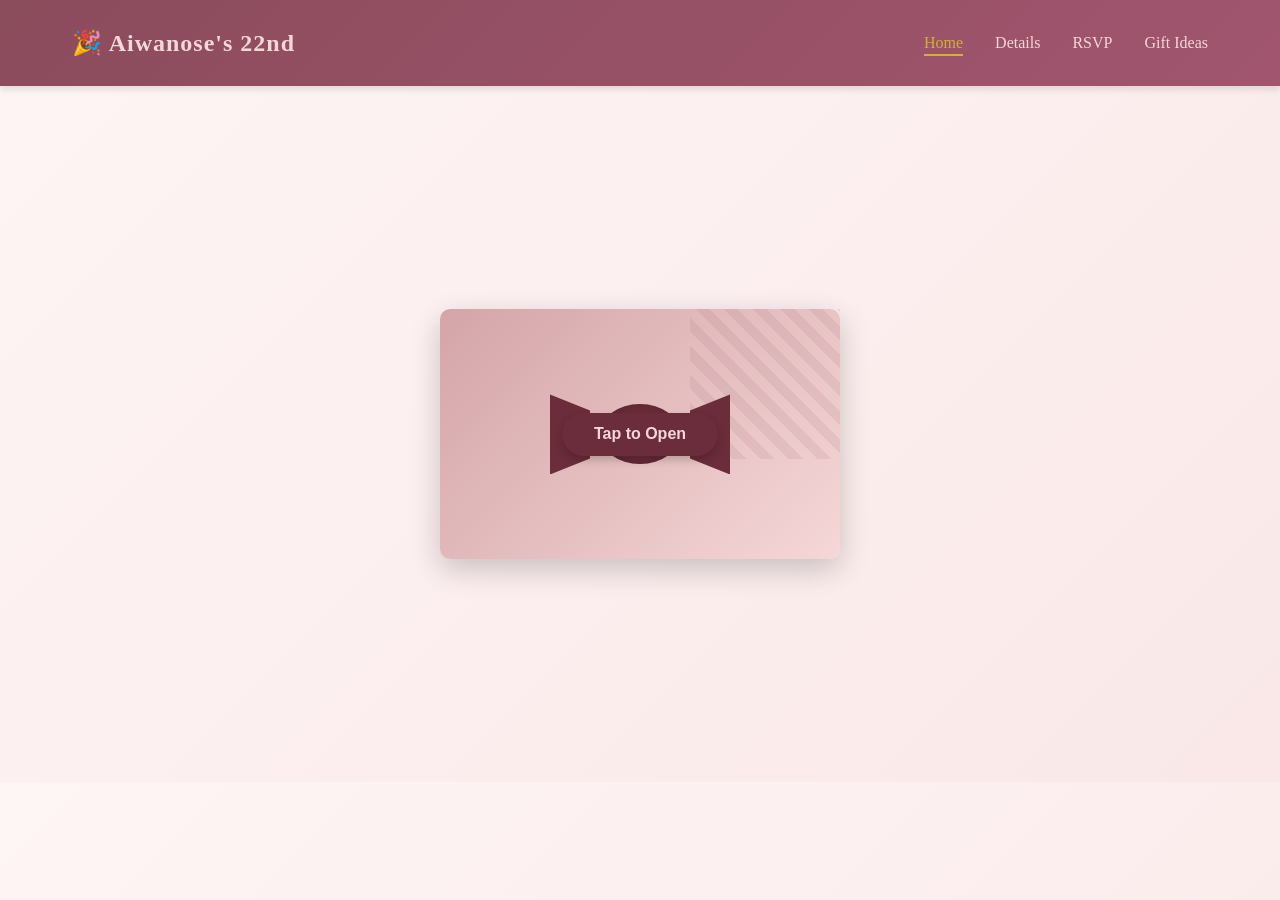
<file: index.html>
<!DOCTYPE html>
<html lang="en">
<head>
    <meta charset="UTF-8">
    <meta name="viewport" content="width=device-width, initial-scale=1.0">
    <title>Aiwanose's 22nd Birthday Celebration</title>
    <link rel="stylesheet" href="styles.css">
</head>
<body>
    <nav class="navbar">
        <div class="nav-container">
            <a href="index.html" class="nav-logo">🎉 Aiwanose's 22nd</a>
            <ul class="nav-menu">
                <li><a href="index.html" class="nav-link active">Home</a></li>
                <li><a href="details.html" class="nav-link">Details</a></li>
                <li><a href="rsvp.html" class="nav-link">RSVP</a></li>
                <li><a href="gifts.html" class="nav-link">Gift Ideas</a></li>
            </ul>
        </div>
    </nav>

    <main>
        <!-- Opening Envelope Section -->
        <section class="envelope-section">
            <div class="envelope-container">
                <div class="envelope">
                    <div class="envelope-front">
                        <div class="leopard-pattern"></div>
                        <div class="ribbon"></div>
                        <button class="open-btn" onclick="openEnvelope()">Tap to Open</button>
                    </div>
                </div>
            </div>
        </section>

        <!-- Main Invitation -->
        <section class="invitation" id="invitationContent" style="display: none;">
            <div class="invitation-card">
                <div class="card-content">
                    <p class="subtitle">A little celebration is in order...</p>
                    <h1 class="main-title">AIWANOSE<br>IS TURNING<br><span class="age">22</span></h1>
                    <p class="invitation-text">AND YOU'RE<br>INVITED ♥</p>
                    <div class="decorative-hearts">💗</div>
                </div>
                <div class="card-footer">
                    <p>Let's celebrate!</p>
                    <a href="details.html" class="cta-button">See Details →</a>
                </div>
            </div>
        </section>
    </main>

    <script src="script.js"></script>
</body>
</html>
</file>
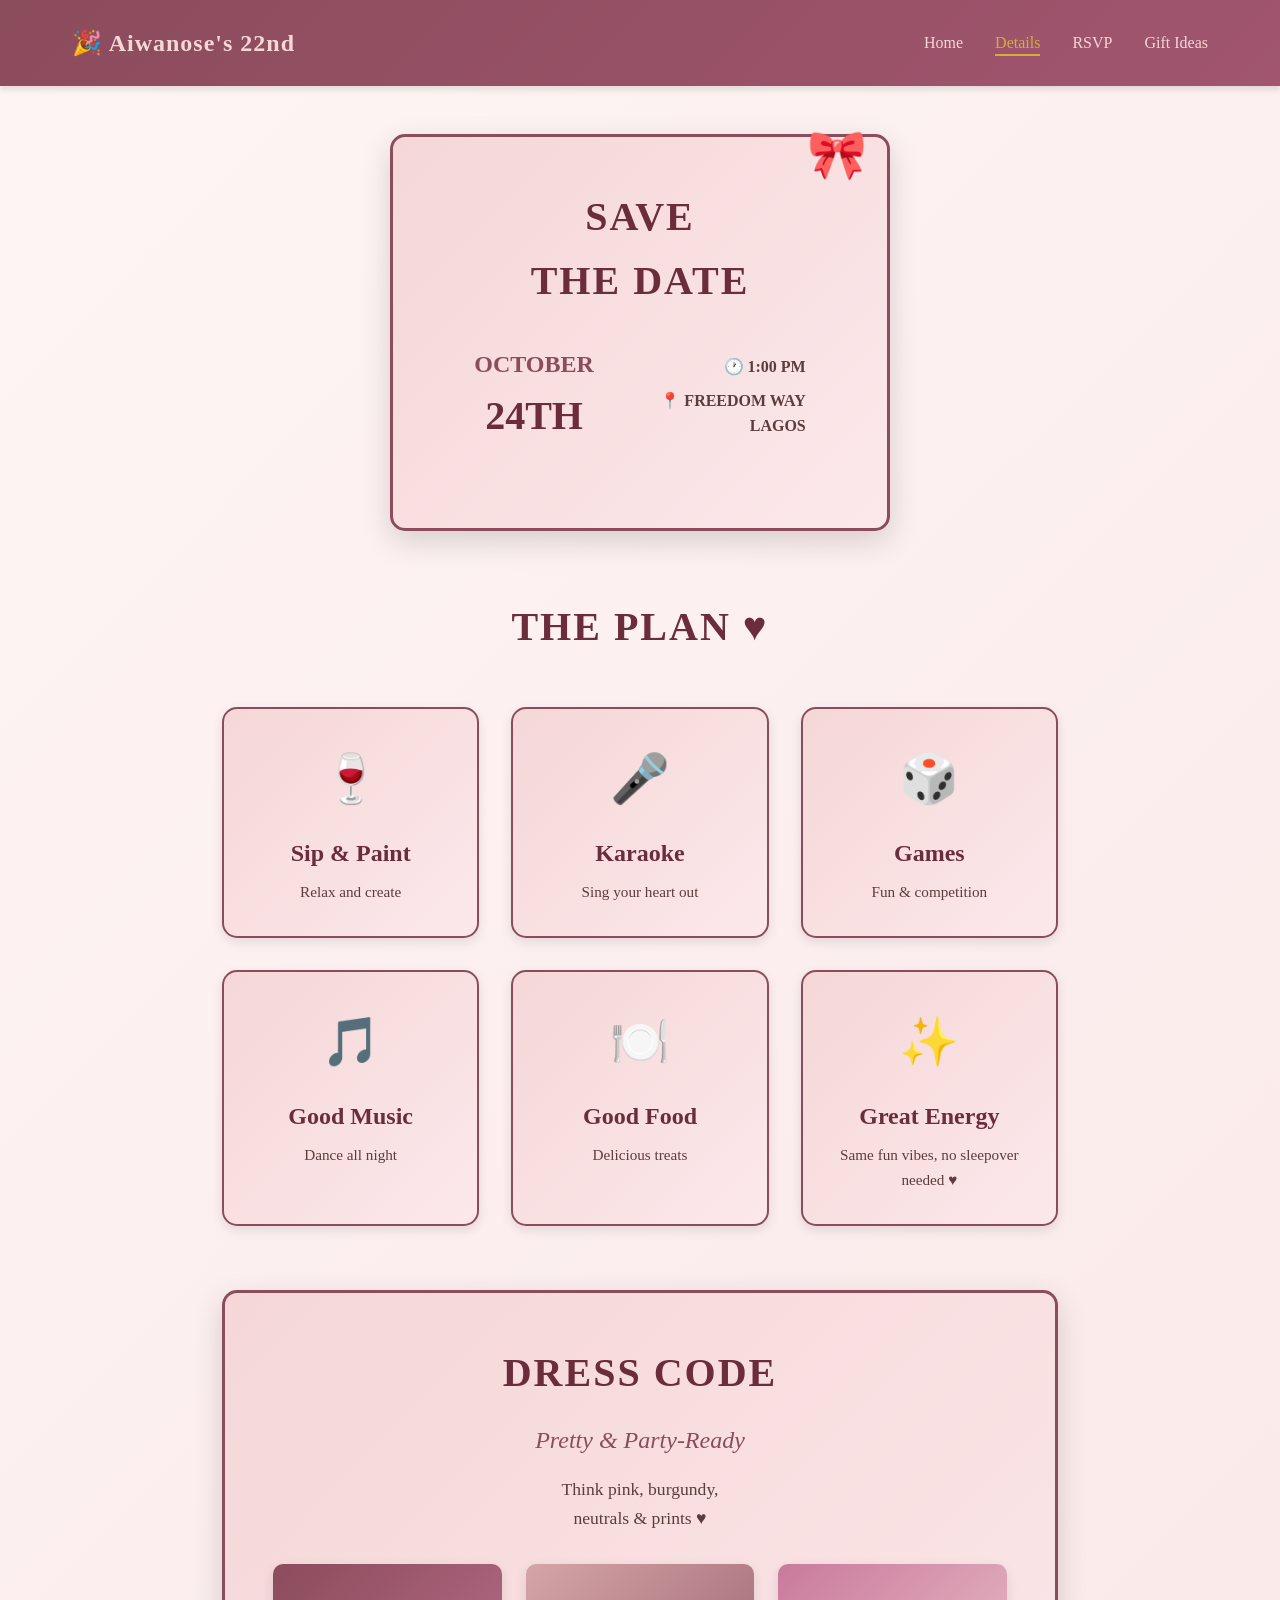
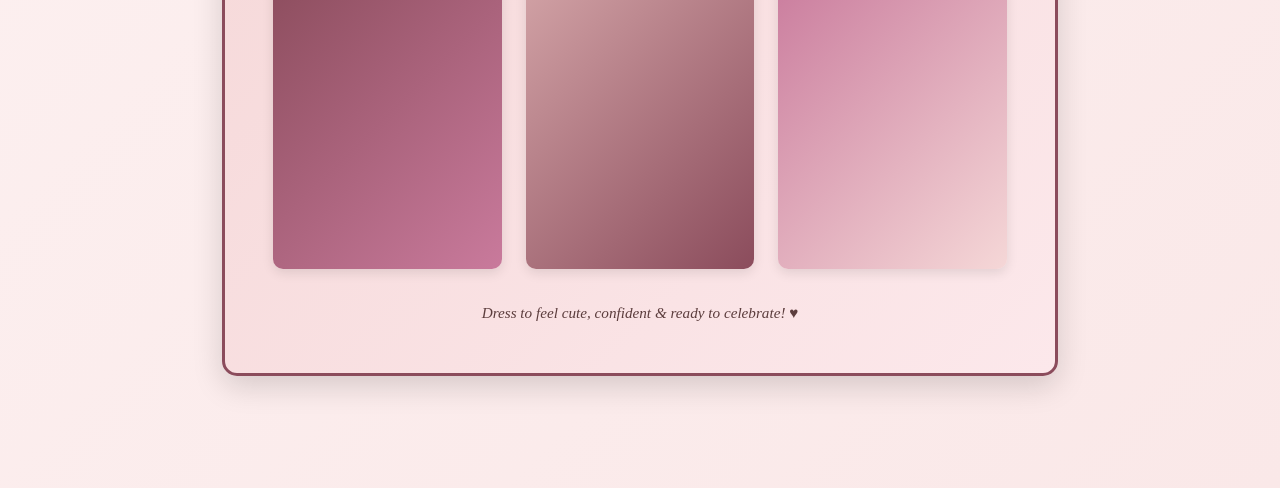
<file: details.html>
<!DOCTYPE html>
<html lang="en">
<head>
    <meta charset="UTF-8">
    <meta name="viewport" content="width=device-width, initial-scale=1.0">
    <title>Party Details - Aiwanose's 22nd Birthday</title>
    <link rel="stylesheet" href="styles.css">
</head>
<body>
    <nav class="navbar">
        <div class="nav-container">
            <a href="index.html" class="nav-logo">🎉 Aiwanose's 22nd</a>
            <ul class="nav-menu">
                <li><a href="index.html" class="nav-link">Home</a></li>
                <li><a href="details.html" class="nav-link active">Details</a></li>
                <li><a href="rsvp.html" class="nav-link">RSVP</a></li>
                <li><a href="gifts.html" class="nav-link">Gift Ideas</a></li>
            </ul>
        </div>
    </nav>

    <main>
        <!-- Save the Date -->
        <section class="save-date-section">
            <div class="save-date-card">
                <h2>SAVE<br>THE DATE</h2>
                <div class="date-info">
                    <p class="date">OCTOBER<br><span class="day">24TH</span></p>
                    <div class="time-location">
                        <p>🕐 <strong>1:00 PM</strong></p>
                        <p>📍 <strong>FREEDOM WAY<br>LAGOS</strong></p>
                    </div>
                </div>
                <div class="bow">🎀</div>
            </div>
        </section>

        <!-- The Plan -->
        <section class="the-plan">
            <h2>THE PLAN ♥</h2>
            <div class="plan-grid">
                <div class="plan-item">
                    <div class="plan-icon">🍷</div>
                    <h3>Sip & Paint</h3>
                    <p>Relax and create</p>
                </div>
                <div class="plan-item">
                    <div class="plan-icon">🎤</div>
                    <h3>Karaoke</h3>
                    <p>Sing your heart out</p>
                </div>
                <div class="plan-item">
                    <div class="plan-icon">🎲</div>
                    <h3>Games</h3>
                    <p>Fun & competition</p>
                </div>
                <div class="plan-item">
                    <div class="plan-icon">🎵</div>
                    <h3>Good Music</h3>
                    <p>Dance all night</p>
                </div>
                <div class="plan-item">
                    <div class="plan-icon">🍽️</div>
                    <h3>Good Food</h3>
                    <p>Delicious treats</p>
                </div>
                <div class="plan-item">
                    <div class="plan-icon">✨</div>
                    <h3>Great Energy</h3>
                    <p>Same fun vibes, no sleepover needed ♥</p>
                </div>
            </div>
        </section>

        <!-- Dress Code -->
        <section class="dress-code">
            <div class="dress-code-card">
                <h2>DRESS CODE</h2>
                <p class="dress-subtitle">Pretty & Party-Ready</p>
                <p class="dress-description">Think pink, burgundy,<br>neutrals & prints ♥</p>
                <div class="dress-gallery">
                    <div class="dress-photo" style="background: linear-gradient(135deg, #8b4c5c, #c97a9c);"></div>
                    <div class="dress-photo" style="background: linear-gradient(135deg, #d4a5a8, #8b4c5c);"></div>
                    <div class="dress-photo" style="background: linear-gradient(135deg, #c97a9c, #f5d7d7);"></div>
                </div>
                <p class="dress-footer">Dress to feel cute, confident & ready to celebrate! ♥</p>
            </div>
        </section>
    </main>

    <script src="script.js"></script>
</body>
</html>
</file>
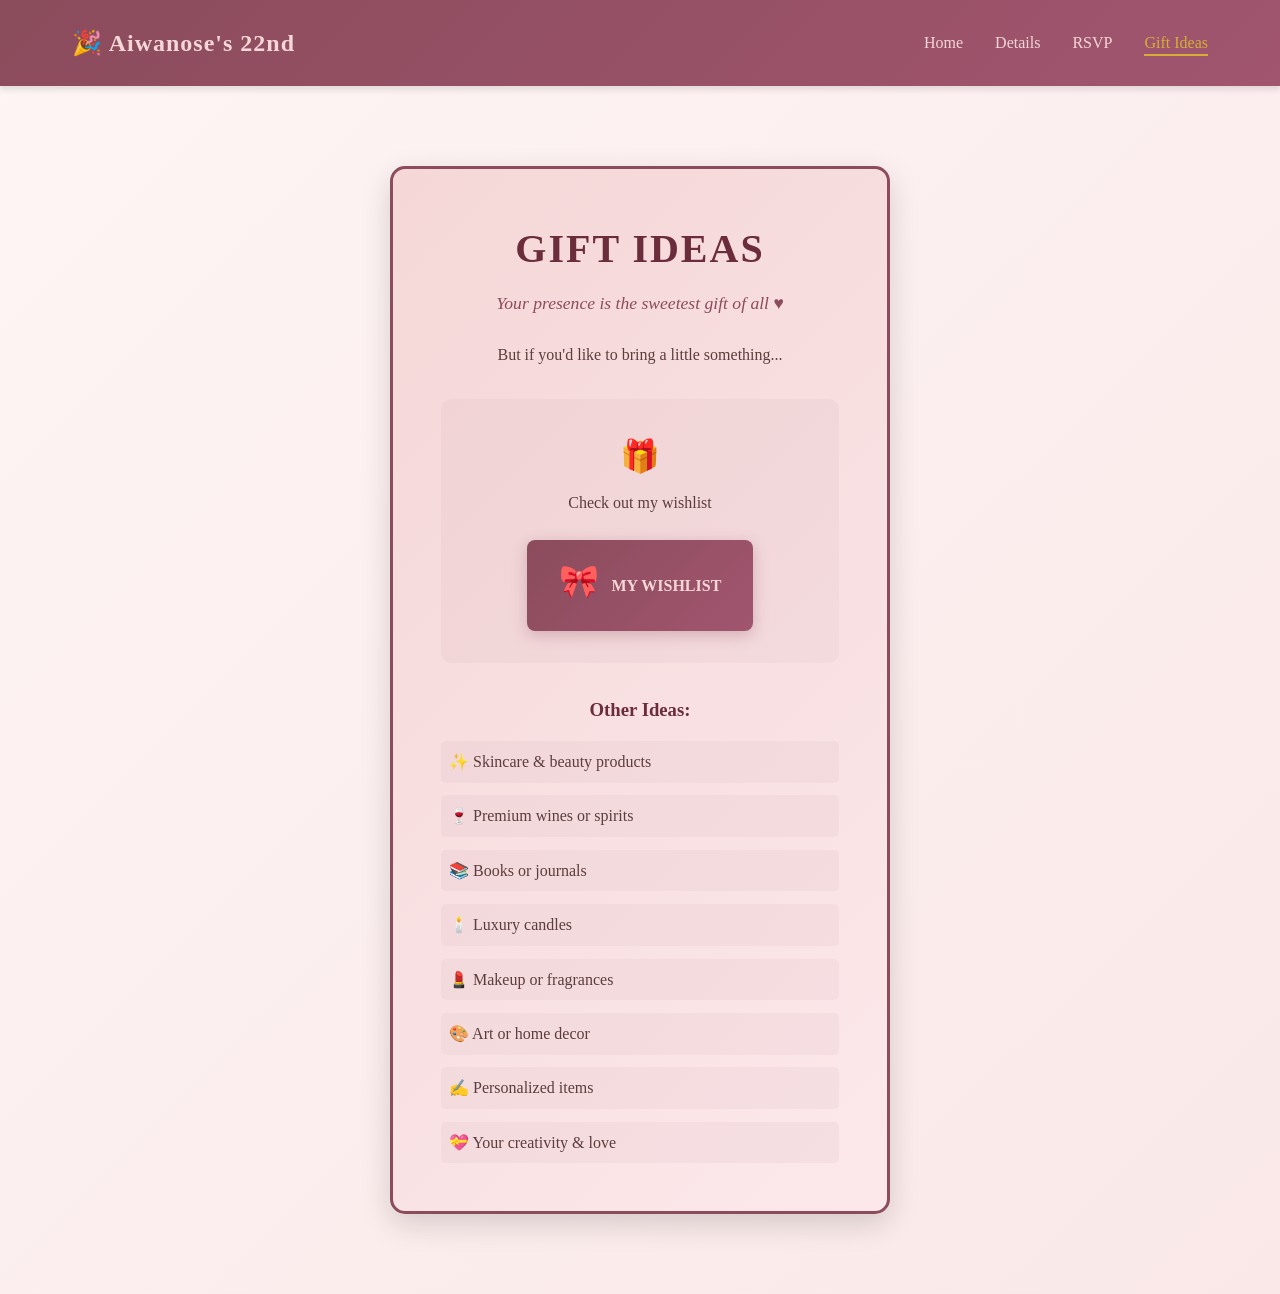
<file: gifts.html>
<!DOCTYPE html>
<html lang="en">
<head>
    <meta charset="UTF-8">
    <meta name="viewport" content="width=device-width, initial-scale=1.0">
    <title>Gift Ideas - Aiwanose's 22nd Birthday</title>
    <link rel="stylesheet" href="styles.css">
</head>
<body>
    <nav class="navbar">
        <div class="nav-container">
            <a href="index.html" class="nav-logo">🎉 Aiwanose's 22nd</a>
            <ul class="nav-menu">
                <li><a href="index.html" class="nav-link">Home</a></li>
                <li><a href="details.html" class="nav-link">Details</a></li>
                <li><a href="rsvp.html" class="nav-link">RSVP</a></li>
                <li><a href="gifts.html" class="nav-link active">Gift Ideas</a></li>
            </ul>
        </div>
    </nav>

    <main>
        <section class="gifts-section">
            <div class="gifts-card">
                <h2>GIFT IDEAS</h2>
                <p class="gifts-subtitle">Your presence is the sweetest gift of all ♥</p>
                
                <p class="gifts-text">But if you'd like to bring a little something...</p>

                <div class="gift-options">
                    <div class="gift-option">
                        <div class="gift-icon">🎁</div>
                        <p>Check out my wishlist</p>
                    </div>
                    <a href="https://www.amazon.com" target="_blank" class="wishlist-btn">
                        <span class="gift-icon">🎀</span> MY WISHLIST
                    </a>
                </div>

                <div class="gift-ideas-list">
                    <h3>Other Ideas:</h3>
                    <ul>
                        <li>✨ Skincare & beauty products</li>
                        <li>🍷 Premium wines or spirits</li>
                        <li>📚 Books or journals</li>
                        <li>🕯️ Luxury candles</li>
                        <li>💄 Makeup or fragrances</li>
                        <li>🎨 Art or home decor</li>
                        <li>✍️ Personalized items</li>
                        <li>💝 Your creativity & love</li>
                    </ul>
                </div>
            </div>
        </section>
    </main>

    <script src="script.js"></script>
</body>
</html>
</file>
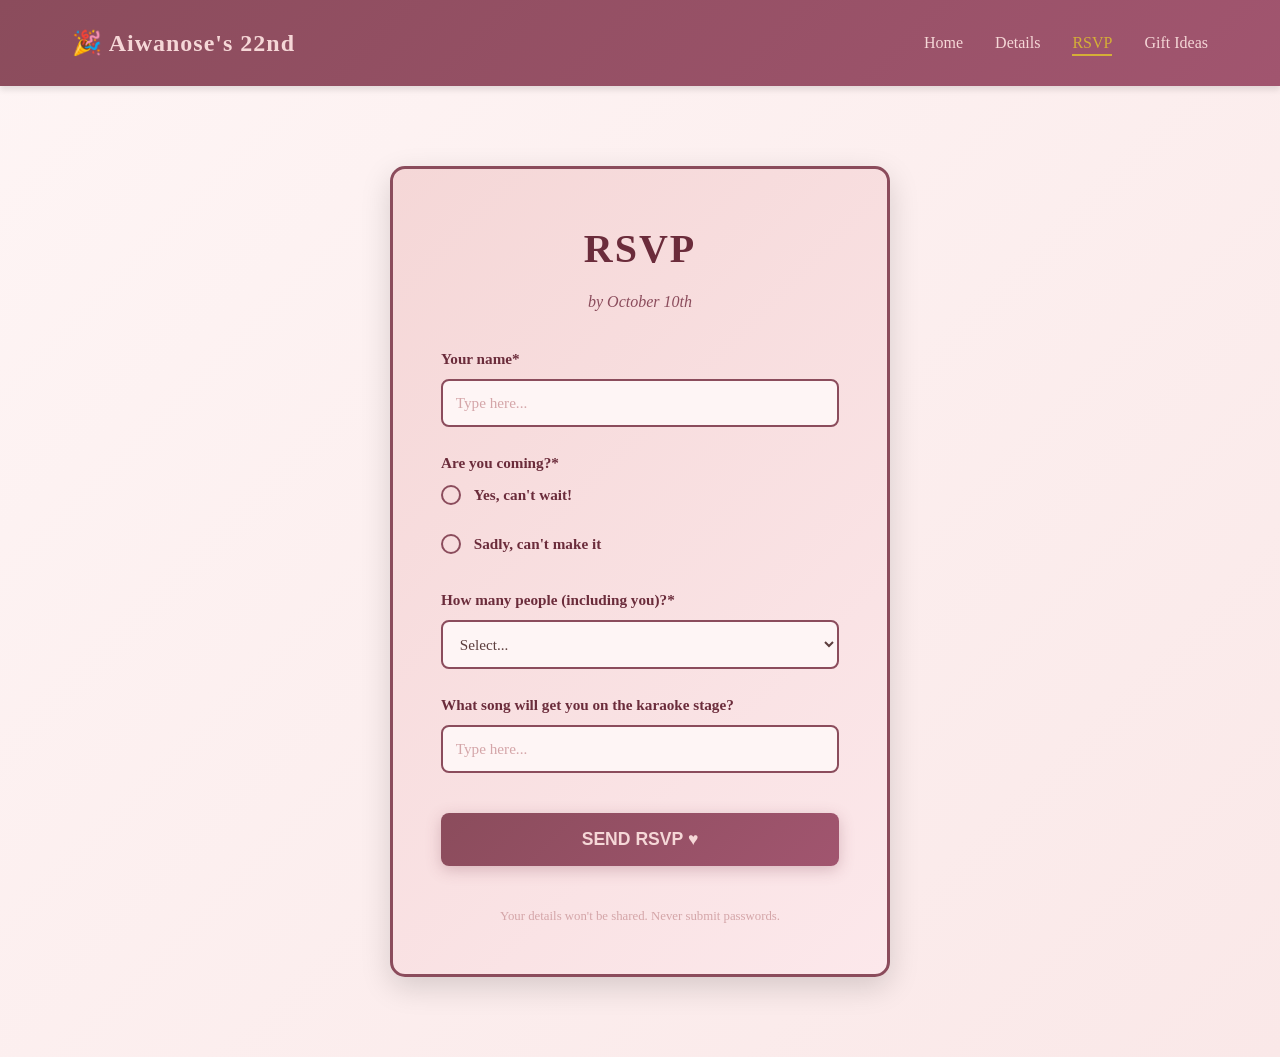
<file: rsvp.html>
<!DOCTYPE html>
<html lang="en">
<head>
    <meta charset="UTF-8">
    <meta name="viewport" content="width=device-width, initial-scale=1.0">
    <title>RSVP - Aiwanose's 22nd Birthday</title>
    <link rel="stylesheet" href="styles.css">
</head>
<body>
    <nav class="navbar">
        <div class="nav-container">
            <a href="index.html" class="nav-logo">🎉 Aiwanose's 22nd</a>
            <ul class="nav-menu">
                <li><a href="index.html" class="nav-link">Home</a></li>
                <li><a href="details.html" class="nav-link">Details</a></li>
                <li><a href="rsvp.html" class="nav-link active">RSVP</a></li>
                <li><a href="gifts.html" class="nav-link">Gift Ideas</a></li>
            </ul>
        </div>
    </nav>

    <main>
        <section class="rsvp-section">
            <div class="rsvp-card">
                <h2>RSVP</h2>
                <p class="rsvp-deadline">by October 10th</p>
                
                <form class="rsvp-form" id="rsvpForm">
                    <div class="form-group">
                        <label for="name">Your name*</label>
                        <input type="text" id="name" name="name" placeholder="Type here..." required>
                    </div>

                    <div class="form-group">
                        <label for="attending">Are you coming?*</label>
                        <div class="radio-group">
                            <label class="radio-label">
                                <input type="radio" name="attending" value="yes" required>
                                <span class="radio-custom"></span>
                                Yes, can't wait!
                            </label>
                            <label class="radio-label">
                                <input type="radio" name="attending" value="no" required>
                                <span class="radio-custom"></span>
                                Sadly, can't make it
                            </label>
                        </div>
                    </div>

                    <div class="form-group">
                        <label for="guests">How many people (including you)?*</label>
                        <select id="guests" name="guests" required>
                            <option value="">Select...</option>
                            <option value="1">1</option>
                            <option value="2">2</option>
                            <option value="3">3</option>
                            <option value="4">4</option>
                            <option value="5">5</option>
                            <option value="6+">6+</option>
                        </select>
                    </div>

                    <div class="form-group">
                        <label for="song">What song will get you on the karaoke stage?</label>
                        <input type="text" id="song" name="song" placeholder="Type here...">
                    </div>

                    <button type="submit" class="submit-btn">SEND RSVP ♥</button>
                    <p class="form-footer">Your details won't be shared. Never submit passwords.</p>
                </form>
            </div>
        </section>
    </main>

    <script src="script.js"></script>
</body>
</html>
</file>
<file: styles.css>
:root {
    --primary-pink: #f5d7d7;
    --dark-pink: #d4a5a8;
    --burgundy: #8b4c5c;
    --accent-burgundy: #a1556f;
    --deep-burgundy: #6b2c3b;
    --light-bg: #fef5f5;
    --text-dark: #5c3d3d;
    --gold: #d4af37;
}

* {
    margin: 0;
    padding: 0;
    box-sizing: border-box;
}

body {
    font-family: 'Georgia', 'Garamond', serif;
    background: linear-gradient(135deg, var(--light-bg), #fae8e8);
    color: var(--text-dark);
    line-height: 1.6;
}

/* Navigation */
.navbar {
    background: linear-gradient(135deg, var(--burgundy), var(--accent-burgundy));
    padding: 1.5rem 0;
    box-shadow: 0 4px 6px rgba(0, 0, 0, 0.1);
    position: sticky;
    top: 0;
    z-index: 100;
}

.nav-container {
    max-width: 1200px;
    margin: 0 auto;
    padding: 0 2rem;
    display: flex;
    justify-content: space-between;
    align-items: center;
}

.nav-logo {
    font-size: 1.5rem;
    font-weight: bold;
    color: var(--primary-pink);
    text-decoration: none;
    letter-spacing: 1px;
}

.nav-menu {
    display: flex;
    list-style: none;
    gap: 2rem;
}

.nav-link {
    color: var(--primary-pink);
    text-decoration: none;
    font-weight: 500;
    transition: all 0.3s ease;
    position: relative;
}

.nav-link:hover,
.nav-link.active {
    color: var(--gold);
}

.nav-link.active::after {
    content: '';
    position: absolute;
    bottom: -5px;
    left: 0;
    right: 0;
    height: 2px;
    background: var(--gold);
}

/* Main Content */
main {
    max-width: 900px;
    margin: 0 auto;
    padding: 3rem 2rem;
}

/* Envelope Section */
.envelope-section {
    display: flex;
    justify-content: center;
    align-items: center;
    min-height: 600px;
}

.envelope-container {
    perspective: 1000px;
}

.envelope {
    width: 400px;
    height: 250px;
    background: linear-gradient(135deg, var(--dark-pink), var(--primary-pink));
    border-radius: 10px;
    position: relative;
    box-shadow: 0 10px 30px rgba(0, 0, 0, 0.2);
    transition: all 0.3s ease;
    cursor: pointer;
}

.envelope:hover {
    transform: translateY(-5px);
    box-shadow: 0 15px 40px rgba(0, 0, 0, 0.25);
}

.envelope-front {
    width: 100%;
    height: 100%;
    display: flex;
    flex-direction: column;
    justify-content: center;
    align-items: center;
    position: relative;
    padding: 2rem;
    text-align: center;
}

.leopard-pattern {
    position: absolute;
    top: 0;
    right: 0;
    width: 150px;
    height: 150px;
    background: repeating-linear-gradient(
        45deg,
        transparent,
        transparent 10px,
        rgba(139, 76, 92, 0.1) 10px,
        rgba(139, 76, 92, 0.1) 20px
    );
    border-radius: 10px 0 0 0;
}

.ribbon {
    position: absolute;
    top: 50%;
    left: 50%;
    transform: translate(-50%, -50%);
    width: 80px;
    height: 60px;
    background: var(--deep-burgundy);
    border-radius: 50%;
    box-shadow: inset 0 0 10px rgba(0, 0, 0, 0.2);
}

.ribbon::before,
.ribbon::after {
    content: '';
    position: absolute;
    width: 40px;
    height: 80px;
    background: var(--deep-burgundy);
    top: 50%;
    transform: translateY(-50%);
}

.ribbon::before {
    left: -50px;
    clip-path: polygon(0 0, 100% 20%, 100% 80%, 0 100%);
}

.ribbon::after {
    right: -50px;
    clip-path: polygon(0 20%, 100% 0, 100% 100%, 0 80%);
}

.open-btn {
    position: relative;
    z-index: 10;
    background: var(--deep-burgundy);
    color: var(--primary-pink);
    border: none;
    padding: 0.8rem 2rem;
    border-radius: 25px;
    font-size: 1rem;
    cursor: pointer;
    transition: all 0.3s ease;
    font-weight: bold;
    box-shadow: 0 4px 8px rgba(0, 0, 0, 0.2);
}

.open-btn:hover {
    background: var(--burgundy);
    transform: scale(1.05);
}

/* Invitation Card */
.invitation {
    animation: fadeIn 0.8s ease;
}

@keyframes fadeIn {
    from {
        opacity: 0;
        transform: translateY(20px);
    }
    to {
        opacity: 1;
        transform: translateY(0);
    }
}

.invitation-card {
    background: linear-gradient(135deg, var(--primary-pink), #fce8eb);
    border: 3px solid var(--burgundy);
    border-radius: 15px;
    padding: 4rem 3rem;
    text-align: center;
    box-shadow: 0 10px 30px rgba(0, 0, 0, 0.15);
    position: relative;
    overflow: hidden;
}

.invitation-card::before {
    content: '';
    position: absolute;
    top: 0;
    right: 0;
    width: 200px;
    height: 200px;
    background: radial-gradient(circle, rgba(139, 76, 92, 0.1) 1px, transparent 1px);
    background-size: 20px 20px;
    opacity: 0.5;
}

.card-content {
    position: relative;
    z-index: 1;
}

.subtitle {
    font-style: italic;
    color: var(--burgundy);
    font-size: 1.1rem;
    margin-bottom: 2rem;
}

.main-title {
    font-size: 3.5rem;
    font-weight: bold;
    color: var(--deep-burgundy);
    line-height: 1.2;
    margin-bottom: 1.5rem;
    letter-spacing: 2px;
}

.age {
    font-size: 4rem;
    color: var(--burgundy);
    display: block;
    margin: 0.5rem 0;
}

.invitation-text {
    font-size: 2rem;
    color: var(--burgundy);
    font-weight: 500;
    margin: 2rem 0;
    letter-spacing: 1px;
}

.decorative-hearts {
    font-size: 2rem;
    margin: 1.5rem 0;
    animation: pulse 2s infinite;
}

@keyframes pulse {
    0%, 100% { opacity: 1; }
    50% { opacity: 0.6; }
}

.card-footer {
    margin-top: 2.5rem;
    padding-top: 2rem;
    border-top: 2px solid var(--burgundy);
}

.card-footer p {
    font-style: italic;
    color: var(--burgundy);
    margin-bottom: 1.5rem;
}

/* CTA Button */
.cta-button {
    display: inline-block;
    background: linear-gradient(135deg, var(--burgundy), var(--accent-burgundy));
    color: var(--primary-pink);
    padding: 1rem 2.5rem;
    text-decoration: none;
    border-radius: 30px;
    font-weight: bold;
    transition: all 0.3s ease;
    box-shadow: 0 4px 15px rgba(139, 76, 92, 0.3);
}

.cta-button:hover {
    transform: translateY(-3px);
    box-shadow: 0 6px 20px rgba(139, 76, 92, 0.4);
}

/* Save the Date */
.save-date-section {
    display: flex;
    justify-content: center;
    margin-bottom: 4rem;
}

.save-date-card {
    background: linear-gradient(135deg, var(--primary-pink), #fce8eb);
    border: 3px solid var(--burgundy);
    border-radius: 15px;
    padding: 3rem;
    width: 100%;
    max-width: 500px;
    text-align: center;
    position: relative;
    box-shadow: 0 10px 30px rgba(0, 0, 0, 0.15);
}

.save-date-card h2 {
    font-size: 2.5rem;
    color: var(--deep-burgundy);
    margin-bottom: 2rem;
    letter-spacing: 2px;
}

.date-info {
    display: flex;
    justify-content: space-around;
    align-items: center;
    margin: 2rem 0;
}

.date {
    font-size: 1.5rem;
    color: var(--burgundy);
    font-weight: bold;
}

.day {
    font-size: 2.5rem;
    display: block;
    color: var(--deep-burgundy);
}

.time-location {
    text-align: right;
    color: var(--text-dark);
}

.time-location p {
    margin: 0.5rem 0;
    font-size: 1rem;
}

.bow {
    position: absolute;
    top: -20px;
    right: 20px;
    font-size: 3rem;
    animation: bounce 2s infinite;
}

@keyframes bounce {
    0%, 100% { transform: translateY(0); }
    50% { transform: translateY(-10px); }
}

/* The Plan */
.the-plan {
    margin: 4rem 0;
}

.the-plan h2 {
    text-align: center;
    font-size: 2.5rem;
    color: var(--deep-burgundy);
    margin-bottom: 3rem;
    letter-spacing: 2px;
}

.plan-grid {
    display: grid;
    grid-template-columns: repeat(auto-fit, minmax(200px, 1fr));
    gap: 2rem;
}

.plan-item {
    background: linear-gradient(135deg, var(--primary-pink), #fce8eb);
    border: 2px solid var(--burgundy);
    border-radius: 15px;
    padding: 2rem;
    text-align: center;
    transition: all 0.3s ease;
    box-shadow: 0 4px 12px rgba(0, 0, 0, 0.1);
}

.plan-item:hover {
    transform: translateY(-5px);
    box-shadow: 0 8px 20px rgba(0, 0, 0, 0.15);
    border-color: var(--accent-burgundy);
}

.plan-icon {
    font-size: 3rem;
    margin-bottom: 1rem;
}

.plan-item h3 {
    color: var(--deep-burgundy);
    font-size: 1.5rem;
    margin-bottom: 0.5rem;
}

.plan-item p {
    color: var(--text-dark);
    font-size: 0.95rem;
}

/* Dress Code */
.dress-code {
    margin: 4rem 0;
}

.dress-code-card {
    background: linear-gradient(135deg, var(--primary-pink), #fce8eb);
    border: 3px solid var(--burgundy);
    border-radius: 15px;
    padding: 3rem;
    text-align: center;
    box-shadow: 0 10px 30px rgba(0, 0, 0, 0.15);
}

.dress-code-card h2 {
    font-size: 2.5rem;
    color: var(--deep-burgundy);
    margin-bottom: 1rem;
    letter-spacing: 2px;
}

.dress-subtitle {
    font-size: 1.5rem;
    color: var(--burgundy);
    font-style: italic;
    margin-bottom: 1rem;
}

.dress-description {
    color: var(--text-dark);
    font-size: 1.1rem;
    margin-bottom: 2rem;
}

.dress-gallery {
    display: grid;
    grid-template-columns: repeat(3, 1fr);
    gap: 1.5rem;
    margin: 2rem 0;
}

.dress-photo {
    aspect-ratio: 3/4;
    border-radius: 10px;
    box-shadow: 0 4px 12px rgba(0, 0, 0, 0.1);
    transition: transform 0.3s ease;
}

.dress-photo:hover {
    transform: scale(1.05);
}

.dress-footer {
    color: var(--text-dark);
    font-size: 0.95rem;
    margin-top: 1.5rem;
    font-style: italic;
}

/* RSVP Section */
.rsvp-section {
    display: flex;
    justify-content: center;
    margin: 2rem 0;
}

.rsvp-card {
    background: linear-gradient(135deg, var(--primary-pink), #fce8eb);
    border: 3px solid var(--burgundy);
    border-radius: 15px;
    padding: 3rem;
    width: 100%;
    max-width: 500px;
    box-shadow: 0 10px 30px rgba(0, 0, 0, 0.15);
}

.rsvp-card h2 {
    font-size: 2.5rem;
    color: var(--deep-burgundy);
    text-align: center;
    margin-bottom: 0.5rem;
    letter-spacing: 2px;
}

.rsvp-deadline {
    text-align: center;
    color: var(--burgundy);
    font-style: italic;
    margin-bottom: 2rem;
}

.rsvp-form {
    display: flex;
    flex-direction: column;
    gap: 1.5rem;
}

.form-group {
    display: flex;
    flex-direction: column;
}

.form-group label {
    color: var(--deep-burgundy);
    font-weight: bold;
    margin-bottom: 0.5rem;
    font-size: 0.95rem;
}

.form-group input[type="text"],
.form-group select {
    padding: 0.8rem;
    border: 2px solid var(--burgundy);
    border-radius: 8px;
    background: var(--light-bg);
    color: var(--text-dark);
    font-family: inherit;
    font-size: 0.95rem;
    transition: border-color 0.3s ease;
}

.form-group input[type="text"]:focus,
.form-group select:focus {
    outline: none;
    border-color: var(--accent-burgundy);
    background: #fff;
}

.form-group input[type="text"]::placeholder {
    color: var(--dark-pink);
}

.radio-group {
    display: flex;
    flex-direction: column;
    gap: 1rem;
}

.radio-label {
    display: flex;
    align-items: center;
    cursor: pointer;
    color: var(--text-dark);
    font-weight: 500;
}

.radio-label input[type="radio"] {
    display: none;
}

.radio-custom {
    width: 20px;
    height: 20px;
    border: 2px solid var(--burgundy);
    border-radius: 50%;
    margin-right: 0.8rem;
    transition: all 0.3s ease;
    display: flex;
    align-items: center;
    justify-content: center;
}

.radio-label input[type="radio"]:checked + .radio-custom {
    background: var(--burgundy);
    border-color: var(--deep-burgundy);
}

.radio-label input[type="radio"]:checked + .radio-custom::after {
    content: '✓';
    color: var(--primary-pink);
    font-weight: bold;
}

.submit-btn {
    background: linear-gradient(135deg, var(--burgundy), var(--accent-burgundy));
    color: var(--primary-pink);
    border: none;
    padding: 1rem;
    border-radius: 8px;
    font-size: 1.1rem;
    font-weight: bold;
    cursor: pointer;
    transition: all 0.3s ease;
    box-shadow: 0 4px 15px rgba(139, 76, 92, 0.3);
    margin-top: 1rem;
}

.submit-btn:hover {
    transform: translateY(-2px);
    box-shadow: 0 6px 20px rgba(139, 76, 92, 0.4);
}

.form-footer {
    text-align: center;
    font-size: 0.8rem;
    color: var(--dark-pink);
    margin-top: 1rem;
}

/* Gifts Section */
.gifts-section {
    display: flex;
    justify-content: center;
    margin: 2rem 0;
}

.gifts-card {
    background: linear-gradient(135deg, var(--primary-pink), #fce8eb);
    border: 3px solid var(--burgundy);
    border-radius: 15px;
    padding: 3rem;
    width: 100%;
    max-width: 500px;
    text-align: center;
    box-shadow: 0 10px 30px rgba(0, 0, 0, 0.15);
    position: relative;
}

.gifts-card h2 {
    font-size: 2.5rem;
    color: var(--deep-burgundy);
    margin-bottom: 0.5rem;
    letter-spacing: 2px;
}

.gifts-subtitle {
    color: var(--burgundy);
    font-size: 1.1rem;
    font-style: italic;
    margin-bottom: 1.5rem;
}

.gifts-text {
    color: var(--text-dark);
    margin-bottom: 2rem;
    font-size: 1rem;
}

.gift-options {
    background: rgba(139, 76, 92, 0.05);
    border-radius: 10px;
    padding: 2rem;
    margin: 2rem 0;
}

.gift-option {
    margin-bottom: 1.5rem;
}

.gift-icon {
    font-size: 2rem;
    display: block;
    margin-bottom: 0.5rem;
}

.gift-option p {
    color: var(--text-dark);
}

.wishlist-btn {
    display: inline-flex;
    align-items: center;
    gap: 0.8rem;
    background: linear-gradient(135deg, var(--burgundy), var(--accent-burgundy));
    color: var(--primary-pink);
    padding: 1rem 2rem;
    text-decoration: none;
    border-radius: 8px;
    font-weight: bold;
    transition: all 0.3s ease;
    box-shadow: 0 4px 15px rgba(139, 76, 92, 0.3);
}

.wishlist-btn:hover {
    transform: translateY(-2px);
    box-shadow: 0 6px 20px rgba(139, 76, 92, 0.4);
}

.gift-ideas-list {
    text-align: left;
    margin-top: 2rem;
}

.gift-ideas-list h3 {
    color: var(--deep-burgundy);
    margin-bottom: 1rem;
    text-align: center;
}

.gift-ideas-list ul {
    list-style: none;
    display: flex;
    flex-direction: column;
    gap: 0.8rem;
}

.gift-ideas-list li {
    color: var(--text-dark);
    padding: 0.5rem;
    background: rgba(139, 76, 92, 0.05);
    border-radius: 5px;
}

/* Responsive */
@media (max-width: 768px) {
    .nav-menu {
        gap: 1rem;
    }

    .main-title {
        font-size: 2.5rem;
    }

    .age {
        font-size: 3rem;
    }

    .plan-grid {
        grid-template-columns: repeat(2, 1fr);
    }

    .dress-gallery {
        grid-template-columns: 1fr;
    }

    .invitation-card {
        padding: 2rem 1.5rem;
    }

    .envelope {
        width: 100%;
        max-width: 350px;
        height: 200px;
    }
}

@media (max-width: 480px) {
    .nav-container {
        flex-direction: column;
        gap: 1rem;
    }

    .nav-menu {
        flex-direction: column;
        gap: 0.5rem;
        text-align: center;
    }

    main {
        padding: 1.5rem 1rem;
    }

    .main-title {
        font-size: 2rem;
    }

    .age {
        font-size: 2.5rem;
    }

    .plan-grid {
        grid-template-columns: 1fr;
    }

    .date-info {
        flex-direction: column;
        gap: 1rem;
    }

    .time-location {
        text-align: center;
    }
}
</file>
